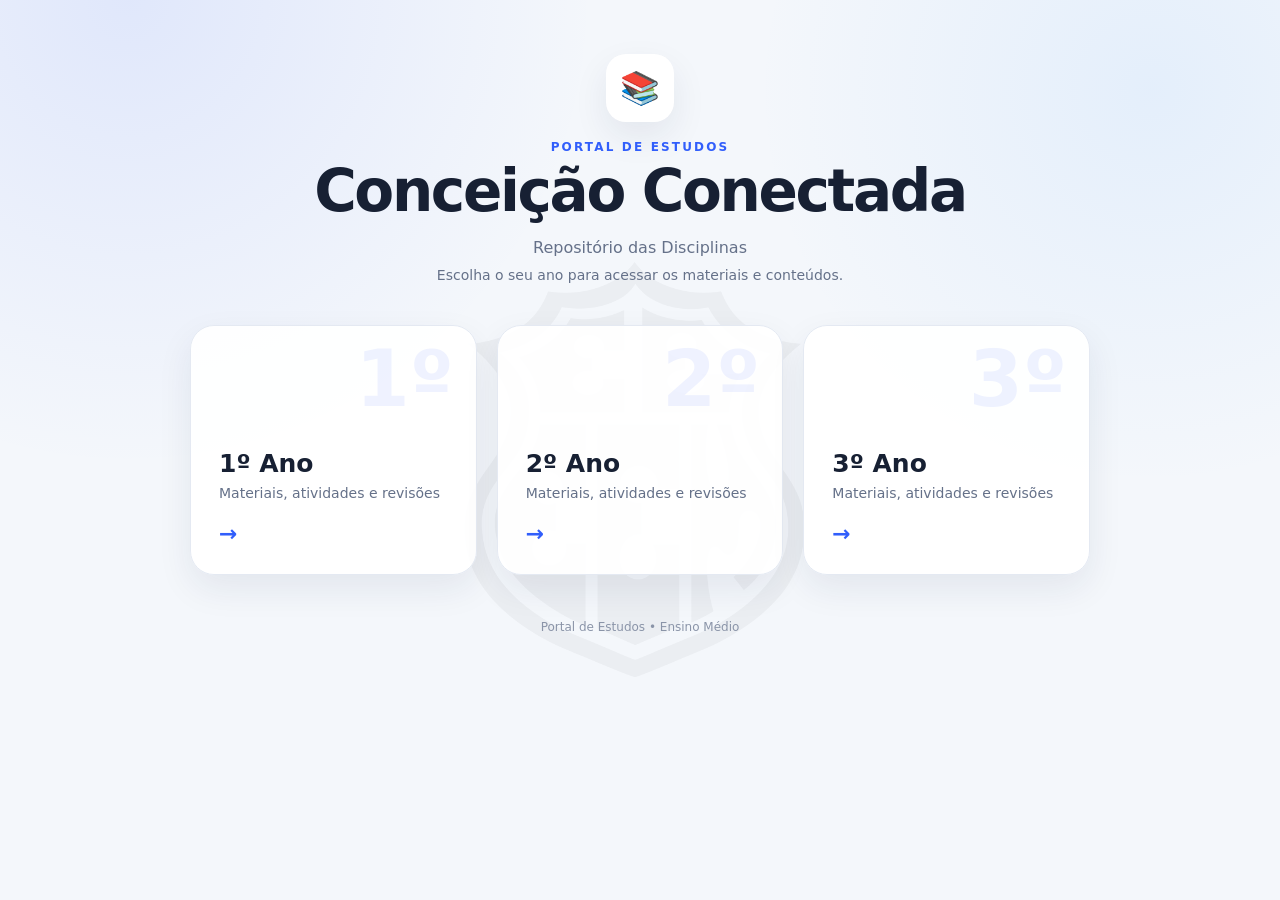
<file: index.html>
<!DOCTYPE html>
<html lang="pt-BR">
<head>
  <meta charset="UTF-8">
  <meta name="viewport" content="width=device-width, initial-scale=1.0">
  <title>Portal de Estudos | Ensino Médio</title>
  <link rel="stylesheet" href="style.css">
</head>
<body class="home">
  <main class="container">
    <header class="hero">
      <div class="logo">📚</div>
      <p class="eyebrow">PORTAL DE ESTUDOS</p>
      <h1>Conceição Conectada</h1>
      <p class="subtitle">Repositório das Disciplinas</p>
      <p class="intro">Escolha o seu ano para acessar os materiais e conteúdos.</p>
    </header>

    <section class="year-grid" aria-label="Selecione o ano">
      <a class="year-card" href="materias.html?ano=1">
        <span class="year-number">1º</span>
        <span class="year-title">1º Ano</span>
        <span class="year-description">Materiais, atividades e revisões</span>
        <span class="arrow">→</span>
      </a>

      <a class="year-card" href="materias.html?ano=2">
        <span class="year-number">2º</span>
        <span class="year-title">2º Ano</span>
        <span class="year-description">Materiais, atividades e revisões</span>
        <span class="arrow">→</span>
      </a>

      <a class="year-card" href="materias.html?ano=3">
        <span class="year-number">3º</span>
        <span class="year-title">3º Ano</span>
        <span class="year-description">Materiais, atividades e revisões</span>
        <span class="arrow">→</span>
      </a>
    </section>

    <footer>Portal de Estudos • Ensino Médio</footer>
  </main>
</body>
</html>
</file>
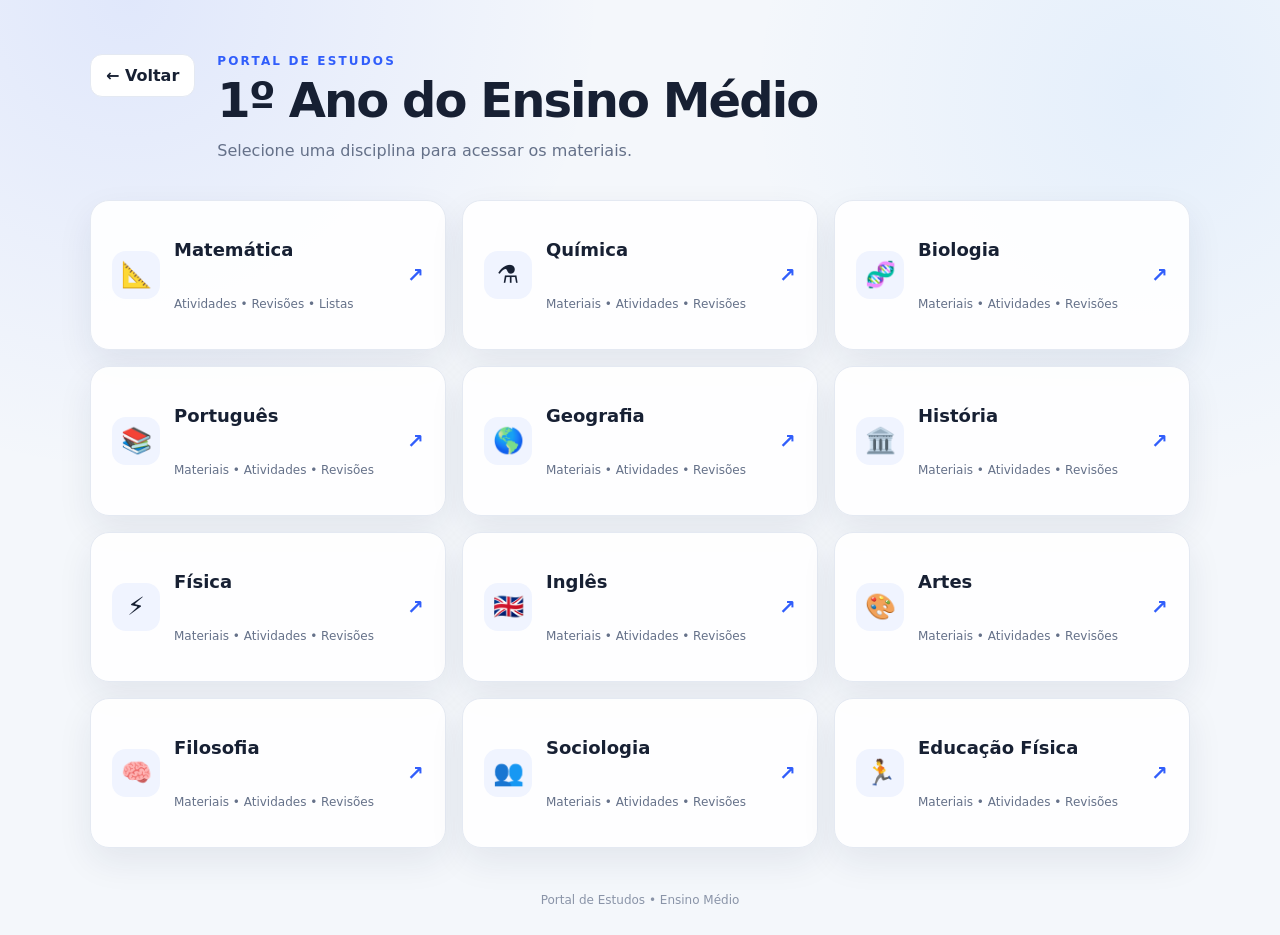
<file: materias.html>
<!DOCTYPE html>
<html lang="pt-BR">
<head>
  <meta charset="UTF-8">
  <meta name="viewport" content="width=device-width, initial-scale=1.0">
  <title>Materiais | Ensino Médio</title>
  <link rel="stylesheet" href="style.css">
</head>
<body>
  <main class="container">
    <header class="page-header">
      <a class="back" href="index.html">← Voltar</a>
      <div>
        <p class="eyebrow">PORTAL DE ESTUDOS</p>
        <h1 id="year-title">Materiais</h1>
        <p class="subtitle">Selecione uma disciplina para acessar os materiais.</p>
      </div>
    </header>

    <section class="subject-grid" aria-label="Disciplinas">
      <a class="subject-card" data-subject="matematica" href="#" target="_blank" rel="noopener">
        <span class="icon">📐</span><span class="subject-name">Matemática</span>
        <span class="subject-info">Atividades • Revisões • Listas</span><span class="card-arrow">↗</span>
      </a>
      <a class="subject-card" data-subject="quimica" href="#" target="_blank" rel="noopener">
        <span class="icon">⚗️</span><span class="subject-name">Química</span>
        <span class="subject-info">Materiais • Atividades • Revisões</span><span class="card-arrow">↗</span>
      </a>
      <a class="subject-card" data-subject="biologia" href="#" target="_blank" rel="noopener">
        <span class="icon">🧬</span><span class="subject-name">Biologia</span>
        <span class="subject-info">Materiais • Atividades • Revisões</span><span class="card-arrow">↗</span>
      </a>
      <a class="subject-card" data-subject="portugues" href="#" target="_blank" rel="noopener">
        <span class="icon">📚</span><span class="subject-name">Português</span>
        <span class="subject-info">Materiais • Atividades • Revisões</span><span class="card-arrow">↗</span>
      </a>
      <a class="subject-card" data-subject="geografia" href="#" target="_blank" rel="noopener">
        <span class="icon">🌎</span><span class="subject-name">Geografia</span>
        <span class="subject-info">Materiais • Atividades • Revisões</span><span class="card-arrow">↗</span>
      </a>
      <a class="subject-card" data-subject="historia" href="#" target="_blank" rel="noopener">
        <span class="icon">🏛️</span><span class="subject-name">História</span>
        <span class="subject-info">Materiais • Atividades • Revisões</span><span class="card-arrow">↗</span>
      </a>
      <a class="subject-card" data-subject="fisica" href="#" target="_blank" rel="noopener">
        <span class="icon">⚡</span><span class="subject-name">Física</span>
        <span class="subject-info">Materiais • Atividades • Revisões</span><span class="card-arrow">↗</span>
      </a>
      <a class="subject-card" data-subject="ingles" href="#" target="_blank" rel="noopener">
        <span class="icon">🇬🇧</span><span class="subject-name">Inglês</span>
        <span class="subject-info">Materiais • Atividades • Revisões</span><span class="card-arrow">↗</span>
      </a>
      <a class="subject-card" data-subject="artes" href="#" target="_blank" rel="noopener">
        <span class="icon">🎨</span><span class="subject-name">Artes</span>
        <span class="subject-info">Materiais • Atividades • Revisões</span><span class="card-arrow">↗</span>
      </a>
      <a class="subject-card" data-subject="filosofia" href="#" target="_blank" rel="noopener">
        <span class="icon">🧠</span><span class="subject-name">Filosofia</span>
        <span class="subject-info">Materiais • Atividades • Revisões</span><span class="card-arrow">↗</span>
      </a>
      <a class="subject-card" data-subject="sociologia" href="#" target="_blank" rel="noopener">
        <span class="icon">👥</span><span class="subject-name">Sociologia</span>
        <span class="subject-info">Materiais • Atividades • Revisões</span><span class="card-arrow">↗</span>
      </a>
      <a class="subject-card" data-subject="educacao-fisica" href="#" target="_blank" rel="noopener">
        <span class="icon">🏃</span><span class="subject-name">Educação Física</span>
        <span class="subject-info">Materiais • Atividades • Revisões</span><span class="card-arrow">↗</span>
      </a>
    </section>

    <footer>Portal de Estudos • Ensino Médio</footer>
  </main>
  <script src="script.js"></script>
</body>
</html>
</file>
<file: style.css>
* { box-sizing: border-box; }

:root {
  --bg: #f4f7fb;
  --surface: rgba(255,255,255,.92);
  --text: #172033;
  --muted: #657189;
  --accent: #315efb;
  --accent-dark: #2447c5;
  --border: #e4e9f2;
  --shadow: 0 14px 35px rgba(24, 39, 75, .08);
}

body {
  position: relative;
  overflow-x: hidden;
  margin: 0;
  min-height: 100vh;
  font-family: Inter, ui-sans-serif, system-ui, -apple-system, BlinkMacSystemFont, "Segoe UI", sans-serif;
  color: var(--text);
  background:
    radial-gradient(circle at 10% 0%, rgba(49,94,251,.10), transparent 32%),
    radial-gradient(circle at 90% 10%, rgba(88,165,255,.10), transparent 28%),
    var(--bg);
}

body.home::before {
  content: "";
  position: fixed;
  width: min(620px, 75vw);
  height: min(620px, 75vw);
  left: 50%;
  top: 52%;
  transform: translate(-50%, -50%);
  background: url("logo.png") center / contain no-repeat;
  opacity: 0.035;
  pointer-events: none;
  z-index: 0;
}

body.home .container {
  position: relative;
  z-index: 1;
}

.intro {
  margin: 7px 0 0;
  color: var(--muted);
  font-size: 14px;
}

.container {
  width: min(1100px, calc(100% - 36px));
  margin: 0 auto;
  padding: 54px 0 28px;
}

.hero {
  text-align: center;
  max-width: 720px;
  margin: 0 auto 42px;
}

.logo {
  width: 68px;
  height: 68px;
  margin: 0 auto 18px;
  display: grid;
  place-items: center;
  border-radius: 20px;
  background: white;
  box-shadow: var(--shadow);
  font-size: 32px;
}

.eyebrow {
  margin: 0 0 7px;
  font-size: 12px;
  font-weight: 800;
  letter-spacing: .18em;
  color: var(--accent);
}

h1 {
  margin: 0;
  font-size: clamp(34px, 6vw, 58px);
  line-height: 1.05;
  letter-spacing: -.04em;
}

.subtitle {
  margin: 13px 0 0;
  color: var(--muted);
  font-size: 16px;
  line-height: 1.6;
}

.year-grid {
  display: grid;
  grid-template-columns: repeat(3, 1fr);
  gap: 20px;
  max-width: 900px;
  margin: 0 auto;
}

.year-card, .subject-card {
  position: relative;
  text-decoration: none;
  color: inherit;
  background: var(--surface);
  border: 1px solid var(--border);
  box-shadow: var(--shadow);
  transition: transform .22s ease, box-shadow .22s ease, border-color .22s ease;
}

.year-card:hover, .subject-card:hover {
  transform: translateY(-5px);
  box-shadow: 0 20px 45px rgba(24,39,75,.13);
  border-color: rgba(49,94,251,.28);
}

.year-card {
  min-height: 250px;
  padding: 28px;
  border-radius: 24px;
  display: flex;
  flex-direction: column;
  justify-content: flex-end;
  overflow: hidden;
}

.year-number {
  position: absolute;
  top: 14px;
  right: 22px;
  font-size: 78px;
  line-height: 1;
  font-weight: 900;
  color: rgba(49,94,251,.08);
}

.year-title {
  font-size: 25px;
  font-weight: 800;
}

.year-description {
  margin-top: 7px;
  color: var(--muted);
  font-size: 14px;
}

.arrow, .card-arrow {
  color: var(--accent);
  font-weight: 800;
}

.arrow {
  margin-top: 20px;
  font-size: 22px;
}

.page-header {
  display: flex;
  align-items: flex-start;
  gap: 22px;
  margin-bottom: 36px;
}

.page-header h1 {
  font-size: clamp(32px, 5vw, 48px);
}

.back {
  display: inline-flex;
  padding: 11px 15px;
  border: 1px solid var(--border);
  border-radius: 12px;
  background: white;
  color: var(--text);
  text-decoration: none;
  font-weight: 700;
  white-space: nowrap;
}

.subject-grid {
  display: grid;
  grid-template-columns: repeat(3, 1fr);
  gap: 16px;
}

.subject-card {
  min-height: 150px;
  padding: 21px;
  border-radius: 19px;
  display: grid;
  grid-template-columns: auto 1fr auto;
  grid-template-rows: auto auto;
  column-gap: 14px;
  align-items: center;
}

.icon {
  grid-row: 1 / 3;
  width: 48px;
  height: 48px;
  display: grid;
  place-items: center;
  border-radius: 14px;
  background: #f0f4ff;
  font-size: 25px;
}

.subject-name {
  font-size: 18px;
  font-weight: 800;
}

.subject-info {
  color: var(--muted);
  font-size: 12px;
  margin-top: 4px;
}

.card-arrow {
  grid-column: 3;
  grid-row: 1 / 3;
  font-size: 20px;
}

footer {
  text-align: center;
  margin-top: 45px;
  color: #8a94a8;
  font-size: 12px;
}

@media (max-width: 800px) {
  .year-grid, .subject-grid { grid-template-columns: repeat(2, 1fr); }
}

@media (max-width: 560px) {
  .container { padding-top: 32px; }
  .year-grid, .subject-grid { grid-template-columns: 1fr; }
  .year-card { min-height: 190px; }
  .page-header { flex-direction: column; }
}
</file>
